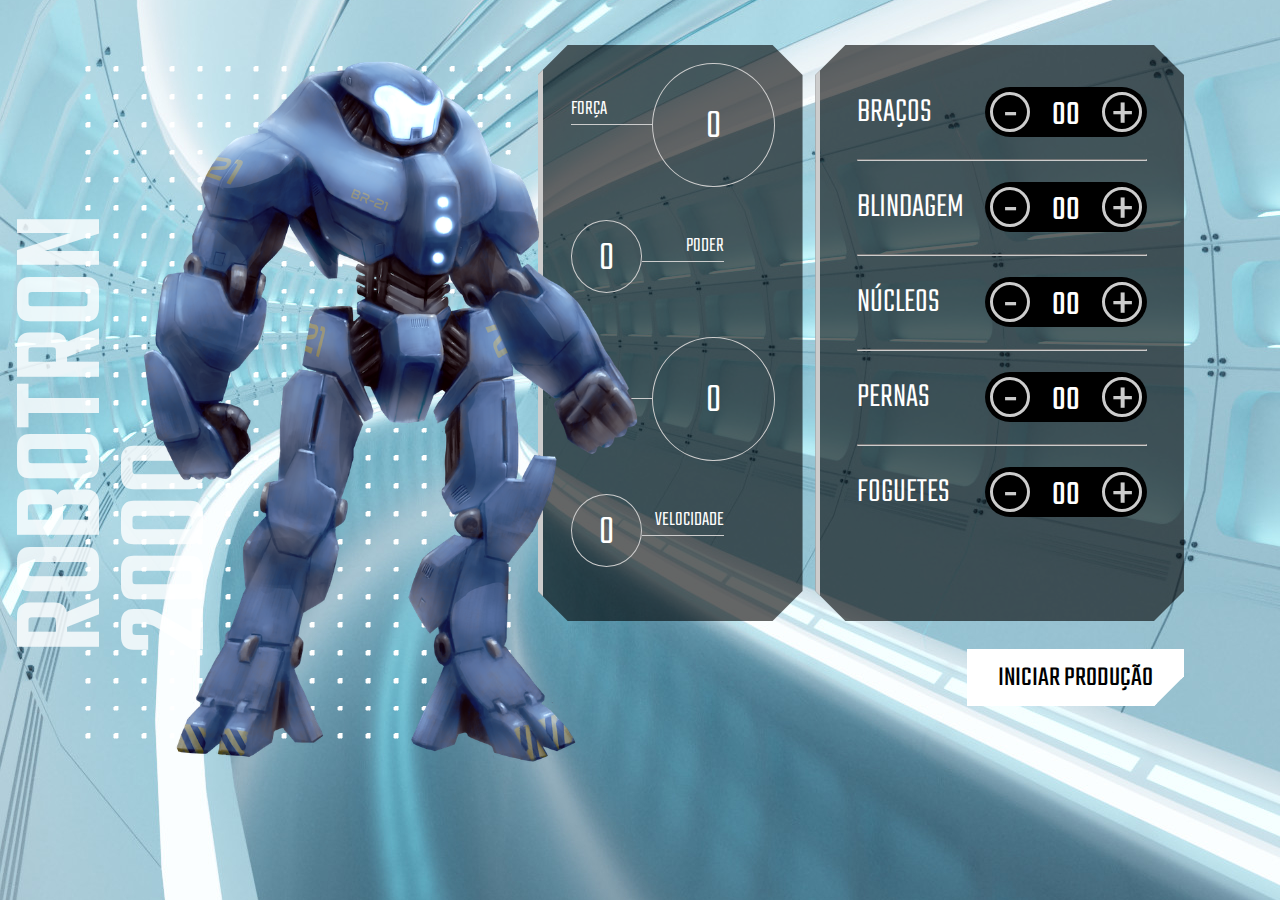
<file: index.html>
<!DOCTYPE html>
<html lang="en">
<head>
    <meta charset="UTF-8">
    <meta http-equiv="X-UA-Compatible" content="IE=edge">
    <meta name="viewport" content="width=device-width, initial-scale=1.0">
    <link rel="shortcut icon" type="image/jpg" href="img/favicon.ico"/>
    <title>Robotron 2000</title>

    <link rel="stylesheet" href="css/style.css">
    <link rel="preconnect" href="https://fonts.googleapis.com">
    <link rel="preconnect" href="https://fonts.gstatic.com" crossorigin>
    <link href="https://fonts.googleapis.com/css2?family=Teko:wght@300;500&display=swap" rel="stylesheet"> 
</head>
<body>
    <main>
        <section class="robotron">
            <img class="robo" src="img/robotron.png" alt="Robotron" id="robotron">
            <figcaption class="titulo">ROBOTRON <br>2000</figcaption>
        </section>

        <section class="box estatisticas">
            <div class="estatistica">
                <p class="estatistica-titulo">Força</p>
                <div class="estatistica-valor">
                    <p class="estatistica-numero" data-estatistica="forca">0</p>
                </div>
            </div>
            <div class="estatistica">
                <p class="estatistica-titulo">Poder</p>
                <div class="estatistica-valor">
                    <p class="estatistica-numero" data-estatistica="poder">0</p>
                </div>
            </div>
            <div class="estatistica">
                <p class="estatistica-titulo">Energia</p>
                <div class="estatistica-valor">
                    <p class="estatistica-numero" data-estatistica="energia">0</p>
                </div>
            </div>
            <div class="estatistica">
                <p class="estatistica-titulo">Velocidade</p>
                <div class="estatistica-valor">
                    <p class="estatistica-numero" data-estatistica="velocidade">0</p>
                </div>
            </div>
        </section>

        <section class="equipamentos">
            <form action="" class="montador">
                <div class="box montador-conteudo">
                    <div class="peca">
                        <label for="" class="peca-titulo">Braços</label>
                        <div class="controle">
                            <buttom class="controle-ajuste" data-controle="-" data-peca="bracos"  >-</buttom>
                            <input type="text" class="controle-contador" value="00" data-contador>
                            <buttom class="controle-ajuste"data-controle="+" data-peca="bracos">+</buttom>
                        </div>
                    </div>
                    <hr class="linha">
                    <div class="peca">
                        <label for="" class="peca-titulo">Blindagem</label>
                        <div class="controle">
                            <buttom class="controle-ajuste" data-controle="-" data-peca="blindagem">-</buttom>
                            <input type="text" class="controle-contador" value="00" data-contador>
                            <buttom class="controle-ajuste" data-controle="+" data-peca="blindagem">+</buttom>
                        </div>
                    </div>
                    <hr class="linha">
                    <div class="peca">
                        <label for="" class="peca-titulo">Núcleos</label>
                        <div class="controle">
                            <buttom class="controle-ajuste" data-controle="-" data-peca="nucleos">-</buttom>
                            <input type="text" class="controle-contador" value="00" data-contador>
                            <buttom class="controle-ajuste" data-controle="+" data-peca="nucleos">+</buttom>
                        </div>
                    </div>
                    <hr class="linha">
                    <div class="peca">
                        <label for="" class="peca-titulo">Pernas</label>
                        <div class="controle">
                            <buttom class="controle-ajuste" data-controle="-" data-peca="pernas">-</buttom>
                            <input type="text" class="controle-contador" value="00" data-contador>
                            <buttom class="controle-ajuste" data-controle="+" data-peca="pernas">+</buttom>
                        </div>
                    </div>
                    <hr class="linha">
                    <div class="peca">
                        <label for="" class="peca-titulo">Foguetes</label>
                        <div class="controle">
                            <buttom class="controle-ajuste" data-controle="-" data-peca="foguetes">-</buttom>
                            <input type="text" class="controle-contador" value="00" data-contador>
                            <buttom class="controle-ajuste" data-controle="+" data-peca="foguetes">+</buttom>
                        </div>
                    </div>
                </div>
                <input type="submit" value="Iniciar produção" class="producao" id="producao">
            </form>
        </section>
    </main>

    <script src="js/main.js"></script>
</body>
</html>
</file>
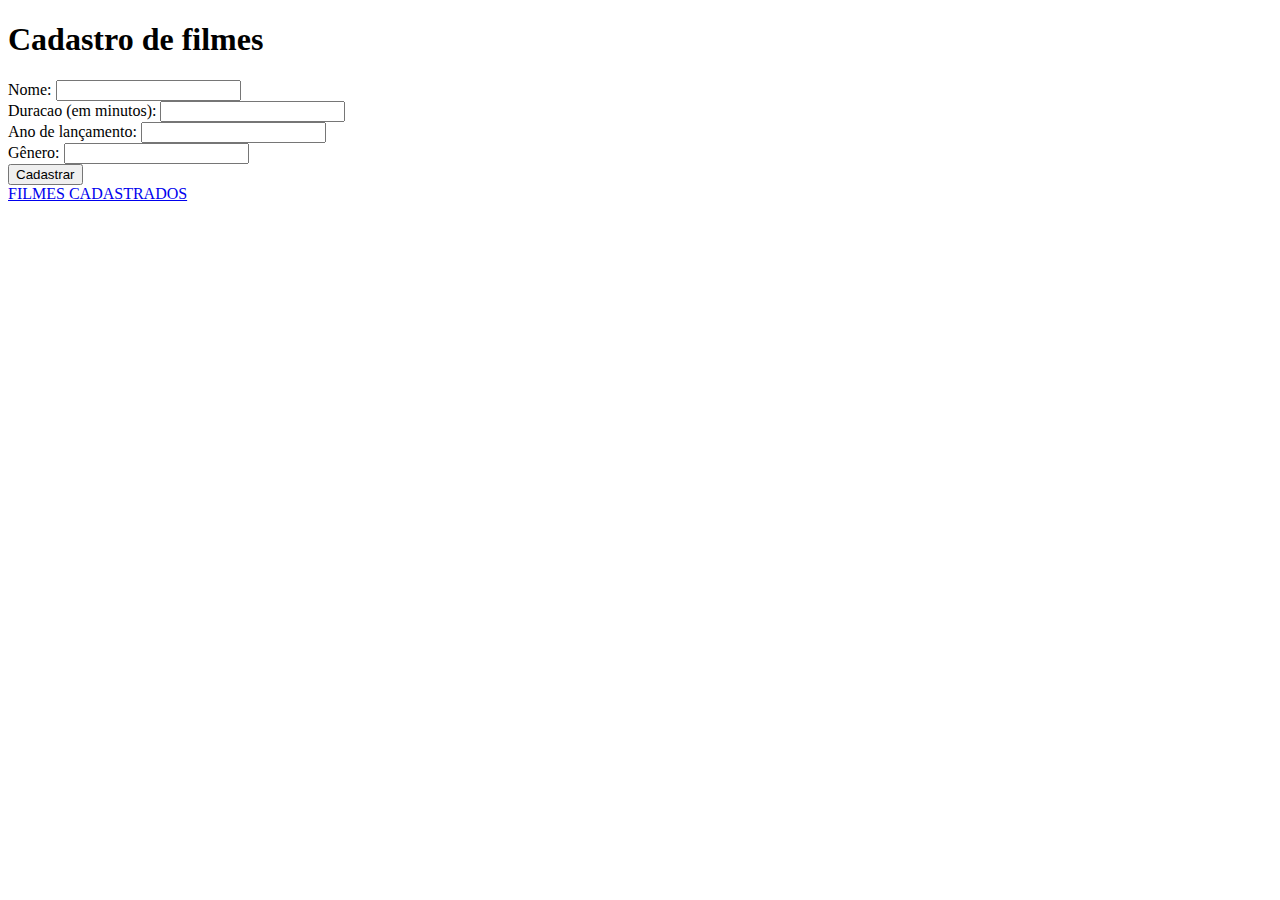
<file: src/main/resources/templates/filmes/formulario.html>
<!DOCTYPE html>
<html lang="en"
      xmlns:th="http://thymeleaf.org"
      xmlns:layout="http://www.ultraq.net.nz/thymeleaf/layout"
      layout:decorate="~{template.html}">
    <title>Cadastro de filmes</title>
</head>
<body>
    <div layout:fragment="conteudo">
        <h1> Cadastro de filmes </h1>
        <form method="post" action="/filmes">
            <input type="hidden" name="_method" value="put" th:if="${filme != null}">
            <input type="hidden" name="id" th:value="${filme?.id}">

            <label for="nome"> Nome: </label>
            <input id="nome" name="nome" th:value="${filme?.nome}">
            <br/>
            <label for="duracao"> Duracao (em minutos): </label>
            <input id="duracao" name="duracao" th:value="${filme?.duracaoEmMinutos}">
            <br/>
            <label for="ano"> Ano de lançamento: </label>
            <input id="ano" name="ano" th:value="${filme?.anoLancamento}">
            <br/>
            <label for="genero"> Gênero: </label>
            <input id="genero" name="genero" th:value="${filme?.genero}">
            <br/>
            <input type="submit" value="Cadastrar">

        </form>
        <a class="conteudo_linklista" href="/filmes"> FILMES CADASTRADOS </a>
    </div>
</body>

</html>
</file>
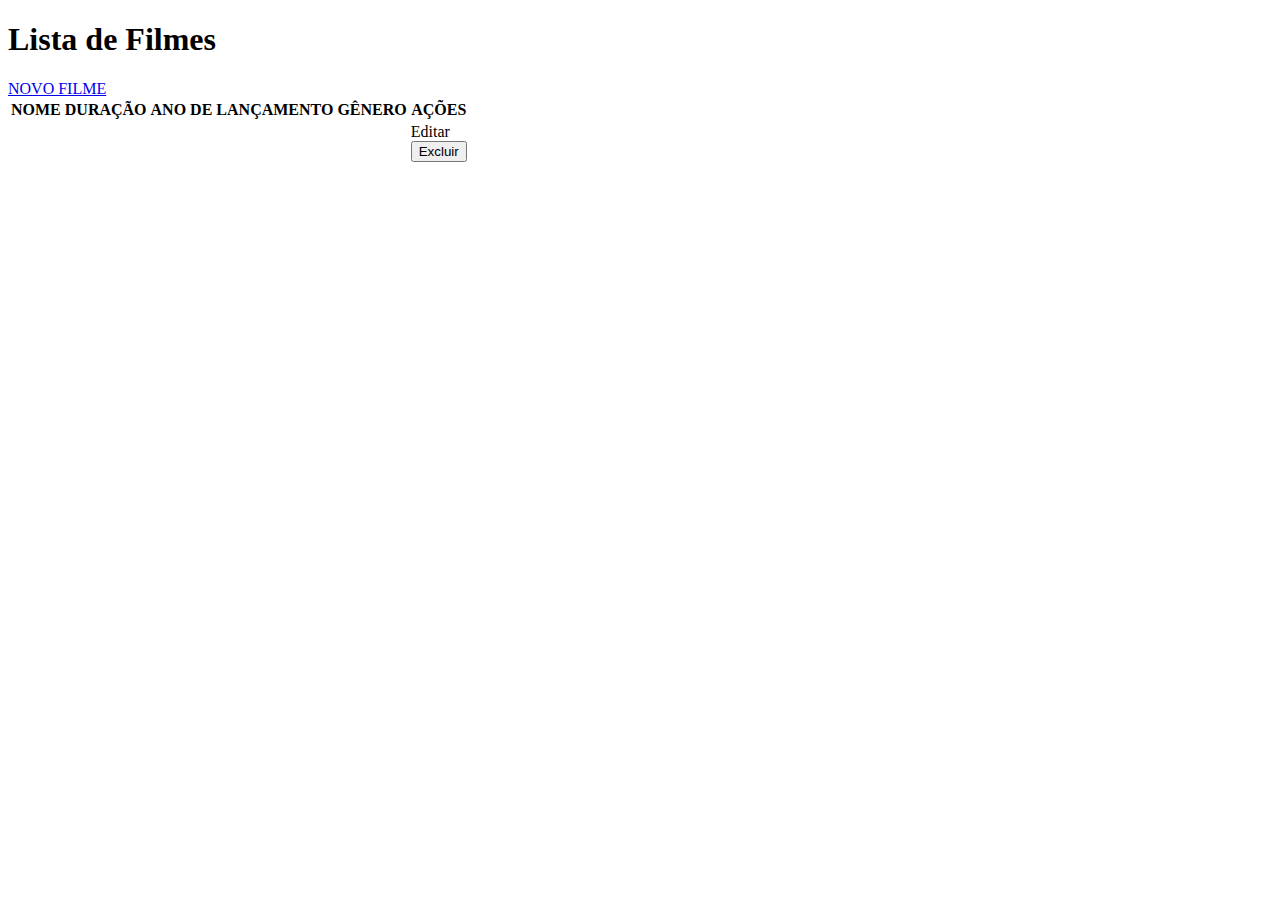
<file: src/main/resources/templates/filmes/listagem.html>
<!DOCTYPE html>
<html lang="en"
      xmlns:th="http://thymeleaf.org"
      xmlns:layout="http://www.ultraq.net.nz/thymeleaf/layout"
      layout:decorate="~{template.html}">
<head>
    <title>Lista de Filmes</title>
</head>
<body>
<div layout:fragment="conteudo">
    <h1> Lista de Filmes </h1>

    <a class="conteudo_linkform" href="/filmes/formulario"> NOVO FILME </a>

    <table>
        <thead>
            <tr>
            <th>NOME</th>
            <th>DURAÇÃO</th>
            <th>ANO DE LANÇAMENTO</th>
            <th>GÊNERO</th>
            <th>AÇÕES</th>
        </tr>
        </thead>
        <tbody>
            <tr th:each="filme : ${lista}">
                <td th:text="${filme.nome}"></td>
                <td th:text="${filme.duracaoEmMinutos}"></td>
                <td th:text="${filme.anoLancamento}"></td>
                <td th:text="${filme.genero}"></td>
                <td>
                    <a class="editar" th:href="@{/filmes/formulario?id={id}(id=${filme.id})}">Editar</a>

                    <form action="/filmes" method="post">
                        <input type="hidden" name="_method" value="delete">
                        <input type="hidden" name="id" th:value="${filme?.id}">

                        <input type="submit" value="Excluir">
                    </form>
                 </td>
            </tr>
        </tbody>
    </table>
</div>
</body>
</html>
</file>
<file: css/style.css>
:root {
    --main-cinza: #CCCCCC;
    --main-branco: #FFFFFF;
    --main-preto: #000000;
}

* {
    box-sizing: border-box;
}

body {
    background: url(../img/fundo.jpg);
    background-position: center center;
    background-size: cover cover;
    padding: 0;
    margin: 0;
    font-weight: 300;
}

body, input {
    font-family: 'Teko', sans-serif;
}

main {
    width: 80vw;
    height: 80vh;
    margin: 10vh 8vw 10vh 12vw;
    display: flex;
    gap: 1vw;
}

.robotron {
    background: url(../img/estrutura.png) no-repeat;
    background-position: center center;
    margin: 0;
    flex-basis: 40%;
    position: relative;
}

.robo {
    height: 110%;
    z-index: 1;
    position: absolute;
    left: -20%;
    top: -5%;
}

.titulo {
    transform: rotate(180deg);
    font-weight: 500;
    font-size: 130px;
    position: absolute;
    bottom: 7rem;
    left: -3rem;
    line-height: 0.8;
    writing-mode: vertical-rl;
    text-orientation: mixed;
    color: rgba(255,255,255,0.8)
}

.box {
    background: rgba(0,0,0,0.6);
    clip-path: polygon(calc(100% - 30px) 0, 100% 30px, 100% calc(100% - 30px), calc(100% - 30px) 100%, 30px 100%, 0 calc(100% - 30px), 0 30px, 30px 0);
    border-left: 5px solid var(--main-cinza);
    height: 80%;
}

/****************************** Equipamentos *****/

.equipamentos {
    flex-basis: 32%;
}

.montador {
    height: 100%;;
}

.montador-conteudo {
    padding: 2em 10%;
}

.peca {
    padding: 1em 0;
}

.peca-titulo {
    color: var(--main-branco);
    text-transform: uppercase;
    font-size: 2.5em;
}

.controle {
    background: var(--main-preto);
    border-radius: 25px;
    float: right;
    display: inline-flex;
    padding: 5px;
    align-items: center;
    align-self: flex-end;
}

.controle-contador {
    width: 40px;
    height: 35px;
    background: none;
    border: 0;
    margin: 0 1rem;
    color: var(--main-branco);
    text-align: center;
    font-size: 2.5em;
    display: inline-flex;
    align-items: center;
    padding-top: 8px;
}

.controle-ajuste {
    display: inline-block;
    width: 40px;
    height: 40px;
    line-height: 44px;
    border-radius: 50%;
    color: var(--main-cinza);
    font-size: 4em;
    background: var(--main-preto);
    text-align: center;
    border: 3px solid var(--main-cinza);
    cursor: pointer;
}

.linha {
    border-color: var(--main-cinza);
}

.producao {
    margin-top: 1em;
    font-size: 2em;
    text-transform: uppercase;
    padding: 0.2em 1em;
    float: right;
    border: 3px solid var(--main-branco);
    background: var(--main-branco);
    clip-path: polygon(100% 0, 100% calc(100% - 30px), calc(100% - 30px) 100%, 0 100%, 0 0);
    cursor: pointer;
}

.producao:hover {
    background: var(--main-preto);
    color: var(--main-branco)
}



/****************************** Estatísticas *****/
.estatisticas {
    flex-basis: 23%;
    padding: 2em 2em 0;
}

.estatistica {
    color: var(--main-branco);
    display: flex;
    align-items: flex-start;
    height: 25%;
}

.estatistica-titulo {
    font-size: 1.5em;
    border-bottom: 1px solid var(--main-cinza);
    flex-basis: 40%;
    text-transform: uppercase;
    order: 1
}

.estatistica-valor {
    flex-basis: 60%;
    position: relative;
    margin: 10px 0 0;
    order: 2;
    margin: -10px 0 0;
}

.estatistica-valor::after {
    content: "";
    display: block;
    padding-bottom: 100%;
    border: 1px solid var(--main-cinza);
    border-radius: 50%;
}

.estatistica-numero {
    position: absolute;
    top: 50%;
    transform: translateY(-46%);
    width: 100%;
    line-height: 100%;
    text-align: center;
    font-size: 3em;
    margin: 0;
}

.estatistica:nth-child(2n) .estatistica-titulo {
    order: 2;
    text-align: right;
}

.estatistica:nth-child(2n) .estatistica-valor {
    order: 1;
    flex-basis: 35%;
    margin: 10px 0 0;
}

@media screen and (max-width: 1600px) {
    body { 
        font-size: 14px;
    }
    main {
        width: 90vw;
        height: 80vh;
        margin: 5vh auto;
    }
}

@media screen and (max-width: 1200px) {
    body { 
        font-size: 13px;
    }

    main {
        width: 96vw;
        height: 80vh;
        margin: 10vh auto;
    }
}
</file>
